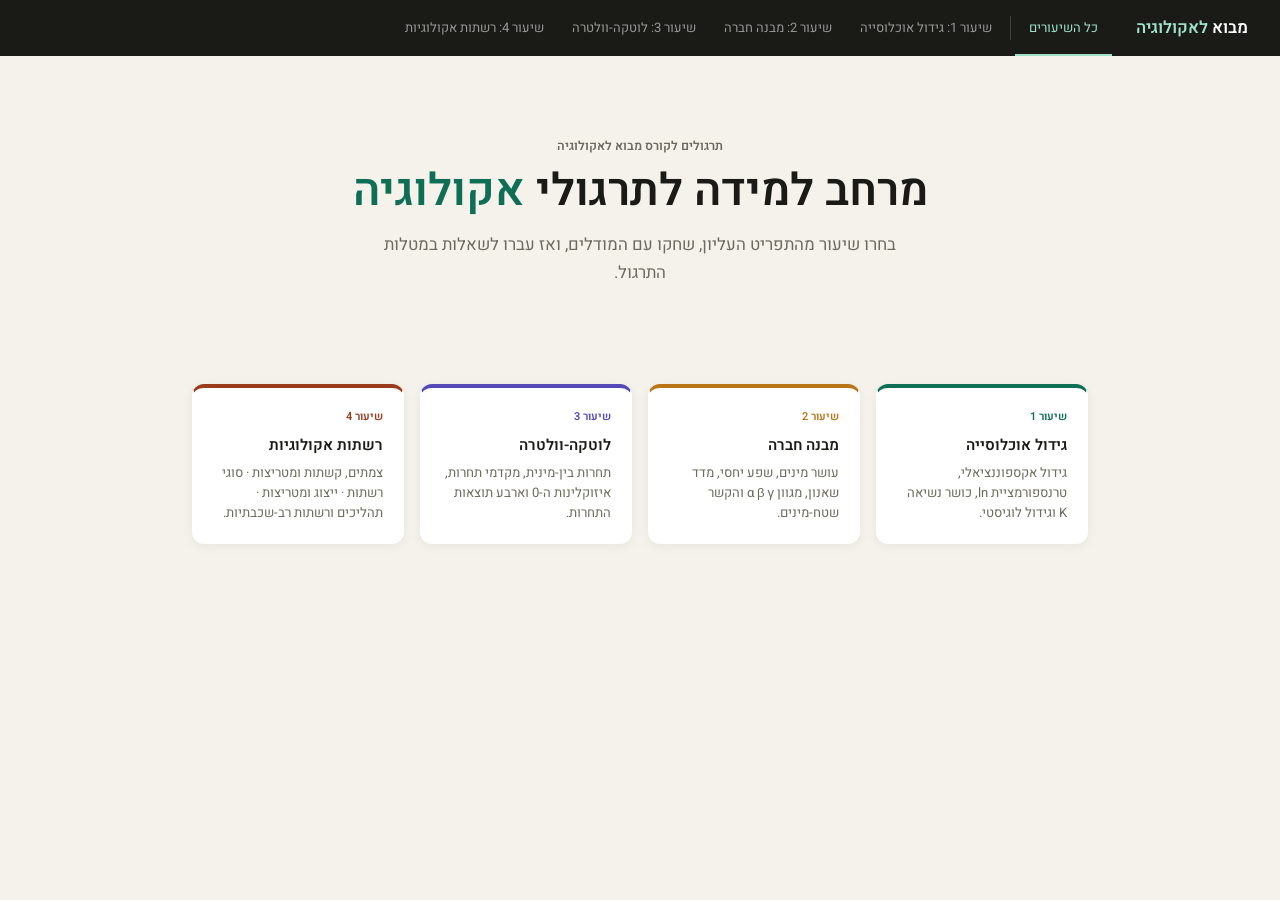
<file: index.html>
<!DOCTYPE html>
<html lang="he" dir="rtl">
<head>
<meta charset="UTF-8">
<meta name="viewport" content="width=device-width, initial-scale=1.0">
<title>מבוא לאקולוגיה — תרגולים </title>
<link rel="preconnect" href="https://fonts.googleapis.com">
<link href="https://fonts.googleapis.com/css2?family=DM+Mono:wght@400;500&family=Heebo:wght@300;400;500;600&display=swap" rel="stylesheet">
<link rel="stylesheet" href="css/style.css">
</head>
<body>

<nav id="siteNav" class="nav"></nav>

<div id="home" class="page active">
  <div class="hero anim">
    <div class="lesson-kicker">תרגולים לקורס מבוא לאקולוגיה</div>
    <h1>מרחב למידה לתרגולי <em>אקולוגיה</em></h1>
    <p>בחרו שיעור מהתפריט העליון, שחקו עם המודלים, ואז עברו לשאלות במטלות התרגול.</p>
  </div>

  <div class="topic-grid" id="classGrid"></div>



<script src="js/common.js"></script>
<script>
  renderSiteNav();
  renderClassGrid('classGrid');
</script>
</body>
</html>
</file>
<file: css/style.css>
:root {
  --bg: #f5f2eb; --card: #fff; --text: #1a1a16; --muted: #6b6b5e;
  --border: rgba(0,0,0,0.08);
  --teal:#0f6e56; --teal-light:#e1f5ee;
  --amber:#ba7517; --amber-light:#faeeda;
  --coral:#993c1d; --coral-light:#faece7;
  --purple:#534ab7; --purple-light:#eeedfe;
  --shadow: 0 2px 12px rgba(0,0,0,0.06); --r:12px;
}
*{box-sizing:border-box;margin:0;padding:0;}
body{font-family:'Heebo',sans-serif;background:var(--bg);color:var(--text);min-height:100vh;font-size:16px;line-height:1.7;direction:rtl;}

.nav{background:var(--text);padding:0 2rem;display:flex;align-items:center;position:sticky;top:0;z-index:100;height:56px;overflow-x:auto;gap:0;}
.nav.subnav{background:#2c2c26;height:48px;position:sticky;top:56px;z-index:99;}
.nav-title{font-family:'Heebo',sans-serif;color:#fff;font-size:1.05rem;font-weight:600;white-space:nowrap;margin-left:1.5rem;flex-shrink:0;}
.nav-title span{color:#9fe1cb;}
.nav-btn{background:none;border:none;color:rgba(255,255,255,0.55);font-family:'Heebo',sans-serif;font-size:13px;padding:0 14px;height:56px;cursor:pointer;white-space:nowrap;transition:color .2s,border-bottom .2s;border-bottom:2px solid transparent;flex-shrink:0;}
.nav.subnav .nav-btn{height:48px;font-size:12.5px;}
.nav-btn:hover{color:rgba(255,255,255,0.85);}
.nav-btn.active{color:#9fe1cb;border-bottom-color:#9fe1cb;}
.nav-sep{width:1px;height:24px;background:rgba(255,255,255,.18);margin:0 4px;flex-shrink:0;}

.page{display:none;padding:2rem;max-width:960px;margin:0 auto;}
.page.active{display:block;}

.hero{text-align:center;padding:3rem 1rem 2rem;max-width:700px;margin:0 auto 2.5rem;}
.hero h1{font-family:'Heebo',sans-serif;font-weight:600;font-size:clamp(1.8rem,5vw,2.8rem);line-height:1.25;margin-bottom:.75rem;}
.hero h1 em{color:var(--teal);font-style:normal;}
.hero p{color:var(--muted);font-size:1.05rem;max-width:520px;margin:0 auto 1.5rem;}
.lesson-kicker{font-size:.78rem;color:var(--muted);font-weight:600;margin-bottom:.35rem;}

.topic-grid{display:grid;grid-template-columns:repeat(auto-fit,minmax(200px,1fr));gap:16px;margin-bottom:2rem;}
.topic-card{background:var(--card);border-radius:var(--r);padding:1.25rem;cursor:pointer;border:1.5px solid transparent;transition:transform .18s,box-shadow .18s;box-shadow:var(--shadow);text-align:right;}
.topic-card:hover{transform:translateY(-3px);box-shadow:0 8px 24px rgba(0,0,0,.1);}
.topic-card.t1{border-top:4px solid var(--teal);}
.topic-card.t2{border-top:4px solid var(--amber);}
.topic-card.t3{border-top:4px solid var(--purple);}
.topic-card.t4{border-top:4px solid var(--coral);}
.topic-num{font-size:11px;font-weight:600;margin-bottom:.4rem;}
.t1 .topic-num{color:var(--teal);} .t2 .topic-num{color:var(--amber);} .t3 .topic-num{color:var(--purple);} .t4 .topic-num{color:var(--coral);}
.topic-card h3{font-size:.95rem;font-weight:600;margin-bottom:.35rem;}
.topic-card p{font-size:.82rem;color:var(--muted);line-height:1.5;}

.sec-header{display:flex;align-items:flex-start;gap:1rem;margin-bottom:1.75rem;}
.sec-dot{width:44px;height:44px;border-radius:10px;display:flex;align-items:center;justify-content:center;font-size:1.25rem;flex-shrink:0;margin-top:2px;}
.sec-dot.teal{background:var(--teal-light);} .sec-dot.amber{background:var(--amber-light);} .sec-dot.purple{background:var(--purple-light);} .sec-dot.coral{background:var(--coral-light);}
.sec-title{font-family:'Heebo',sans-serif;font-weight:600;font-size:1.5rem;line-height:1.3;text-align:right;}
.sec-sub{color:var(--muted);font-size:.88rem;margin-top:3px;text-align:right;}

.card{background:var(--card);border-radius:var(--r);padding:1.5rem;margin-bottom:1.25rem;box-shadow:var(--shadow);border:1px solid var(--border);}
.card h4{font-size:.95rem;font-weight:600;margin-bottom:.75rem;}

.info-box{border-radius:8px;padding:1rem 1.25rem;margin-bottom:1rem;font-size:.9rem;line-height:1.65;}
.info-box.teal{background:var(--teal-light);border-right:3px solid var(--teal);}
.info-box.amber{background:var(--amber-light);border-right:3px solid var(--amber);}
.info-box.purple{background:var(--purple-light);border-right:3px solid var(--purple);}
.info-box.coral{background:var(--coral-light);border-right:3px solid var(--coral);}
.info-box strong{font-weight:600;}

.formula{background:var(--text);color:#9fe1cb;border-radius:8px;padding:1rem 1.25rem;font-family:'DM Mono',monospace;font-size:.85rem;line-height:1.9;margin:.75rem 0;direction:ltr;text-align:left;white-space:pre;overflow-x:auto;}
.formula .comment{color:rgba(255,255,255,.35);}

/* ---- SIDE-BY-SIDE COMMUNITY BUILDER ---- */
.comm-side{display:grid;grid-template-columns:1fr 1fr;gap:16px;margin-bottom:1rem;}
.comm-panel{border:1px solid var(--border);border-radius:10px;padding:1rem;background:var(--bg);}
.comm-panel h5{font-size:.82rem;font-weight:600;margin-bottom:.75rem;color:var(--muted);display:flex;align-items:center;gap:6px;}
.comm-panel h5 .badge{width:10px;height:10px;border-radius:50%;display:inline-block;}
.sp-slider-row{display:flex;align-items:center;gap:8px;margin-bottom:.45rem;}
.sp-slider-row .sp-label{display:flex;align-items:center;gap:5px;font-size:.78rem;min-width:52px;flex-shrink:0;}
.sp-slider-row .sp-dot{width:10px;height:10px;border-radius:50%;flex-shrink:0;}
.sp-slider-row input[type=range]{flex:1;accent-color:var(--teal);height:3px;cursor:pointer;direction:ltr;min-width:60px;}
.sp-slider-row .sp-val{font-size:.75rem;font-weight:600;min-width:22px;text-align:left;font-family:'DM Mono',monospace;direction:ltr;}

/* HABITAT GRID — dots arranged in a grid-like square */
.habitat-grid{display:grid;grid-template-columns:repeat(auto-fill,18px);gap:3px;padding:8px;background:#fff;border-radius:8px;border:1px solid var(--border);min-height:80px;margin:.5rem 0;}
.h-dot{width:18px;height:18px;border-radius:50%;flex-shrink:0;}

.metrics-row{display:grid;grid-template-columns:repeat(auto-fit,minmax(100px,1fr));gap:8px;margin-bottom:.75rem;}
.metric{background:var(--bg);border-radius:8px;padding:.6rem .8rem;text-align:center;}
.metric .m-label{font-size:10px;color:var(--muted);margin-bottom:3px;}
.metric .m-val{font-size:1.15rem;font-weight:600;font-family:'DM Mono',monospace;}
.metric .m-val.teal{color:var(--teal);} .metric .m-val.amber{color:var(--amber);} .metric .m-val.purple{color:var(--purple);} .metric .m-val.coral{color:var(--coral);}

/* COMPARE TABLE */
.comp-table{width:100%;border-collapse:collapse;font-size:.85rem;}
.comp-table th{text-align:right;padding:8px 12px;background:var(--bg);font-weight:600;font-size:.8rem;color:var(--muted);}
.comp-table td{padding:8px 12px;border-bottom:1px solid var(--border);text-align:right;}
.comp-table tr:last-child td{border-bottom:none;}

.mini-table{width:100%;border-collapse:collapse;font-size:.82rem;}
.mini-table th,.mini-table td{padding:7px 9px;border-bottom:1px solid var(--border);text-align:right;}
.mini-table th{background:var(--bg);font-size:.76rem;color:var(--muted);font-weight:600;}
.mini-table tr:last-child td{border-bottom:none;}

/* CONTROLS */
.control-row{display:flex;align-items:center;flex-direction:row-reverse;gap:12px;margin-bottom:.75rem;flex-wrap:wrap;}
.control-row label{font-size:.85rem;color:var(--muted);min-width:110px;text-align:right;}
input[type=range]{flex:1;min-width:120px;accent-color:var(--teal);height:4px;cursor:pointer;direction:ltr;}
.val-badge{font-size:.82rem;font-weight:600;min-width:50px;text-align:left;font-family:'DM Mono',monospace;direction:ltr;}

/* CHART */
.chart-wrap{position:relative;width:100%;height:280px;}

/* BETA */
.beta-grid{display:grid;grid-template-columns:1fr 1fr;gap:12px;margin-bottom:1rem;}
.site-box{border-radius:8px;padding:1rem;border:1px solid var(--border);background:var(--bg);}
.site-box h5{font-size:.82rem;font-weight:600;margin-bottom:.75rem;}
.species-chips{display:flex;flex-wrap:wrap;gap:6px;}

.s-chip{display:inline-flex;align-items:center;gap:5px;font-size:.75rem;padding:4px 10px;border-radius:12px;border:1.5px solid transparent;cursor:pointer;transition:all .15s;font-weight:500;font-family:'Heebo',sans-serif;}
.s-chip.active{background:var(--teal);color:#fff;border-color:var(--teal);}
.s-chip.inactive{background:#fff;color:var(--muted);border-color:var(--border);}
.s-chip svg{flex-shrink:0;}

.venn-area{display:flex;align-items:center;justify-content:center;padding:1rem 0;}

/* BUTTONS */
.btn{display:inline-flex;align-items:center;gap:6px;background:var(--teal);color:#fff;border:none;border-radius:8px;padding:8px 18px;font-family:'Heebo',sans-serif;font-size:.88rem;font-weight:500;cursor:pointer;transition:background .15s;}
.btn:hover{background:#0d5c47;}
.btn.secondary{background:none;border:1.5px solid var(--border);color:var(--text);}
.btn.secondary:hover{background:var(--bg);}

.explain{font-size:.88rem;color:var(--muted);line-height:1.7;padding:.75rem 1rem;border-radius:8px;background:var(--bg);margin-top:.75rem;}
.explain strong{color:var(--text);}

.quiz-q{font-size:.95rem;font-weight:500;margin-bottom:.75rem;}
.quiz-options{display:flex;flex-direction:column;gap:8px;}
.quiz-opt{padding:.7rem 1rem;border-radius:8px;border:1.5px solid var(--border);background:var(--card);cursor:pointer;font-size:.88rem;transition:all .15s;text-align:right;font-family:'Heebo',sans-serif;color:var(--text);}
.quiz-opt:hover{border-color:var(--teal);background:var(--teal-light);}
.quiz-opt.correct{background:var(--teal-light);border-color:var(--teal);color:var(--teal);}
.quiz-opt.wrong{background:var(--coral-light);border-color:var(--coral);color:var(--coral);}
.quiz-feedback{font-size:.85rem;padding:.6rem 1rem;border-radius:8px;margin-top:.5rem;}
.quiz-feedback.ok{background:var(--teal-light);color:var(--teal);}
.quiz-feedback.no{background:var(--coral-light);color:var(--coral);}

@keyframes fadeIn{from{opacity:0;transform:translateY(8px)}to{opacity:1;transform:translateY(0)}}
.anim{animation:fadeIn .3s ease forwards;}

::-webkit-scrollbar{width:5px;height:5px;}
::-webkit-scrollbar-thumb{background:var(--border);border-radius:3px;}

@media(max-width:640px){
  .comm-side{grid-template-columns:1fr;}
  .beta-grid{grid-template-columns:1fr;}
  .nav.subnav{top:auto;}
  .page{padding:1.25rem;}
}
</file>
